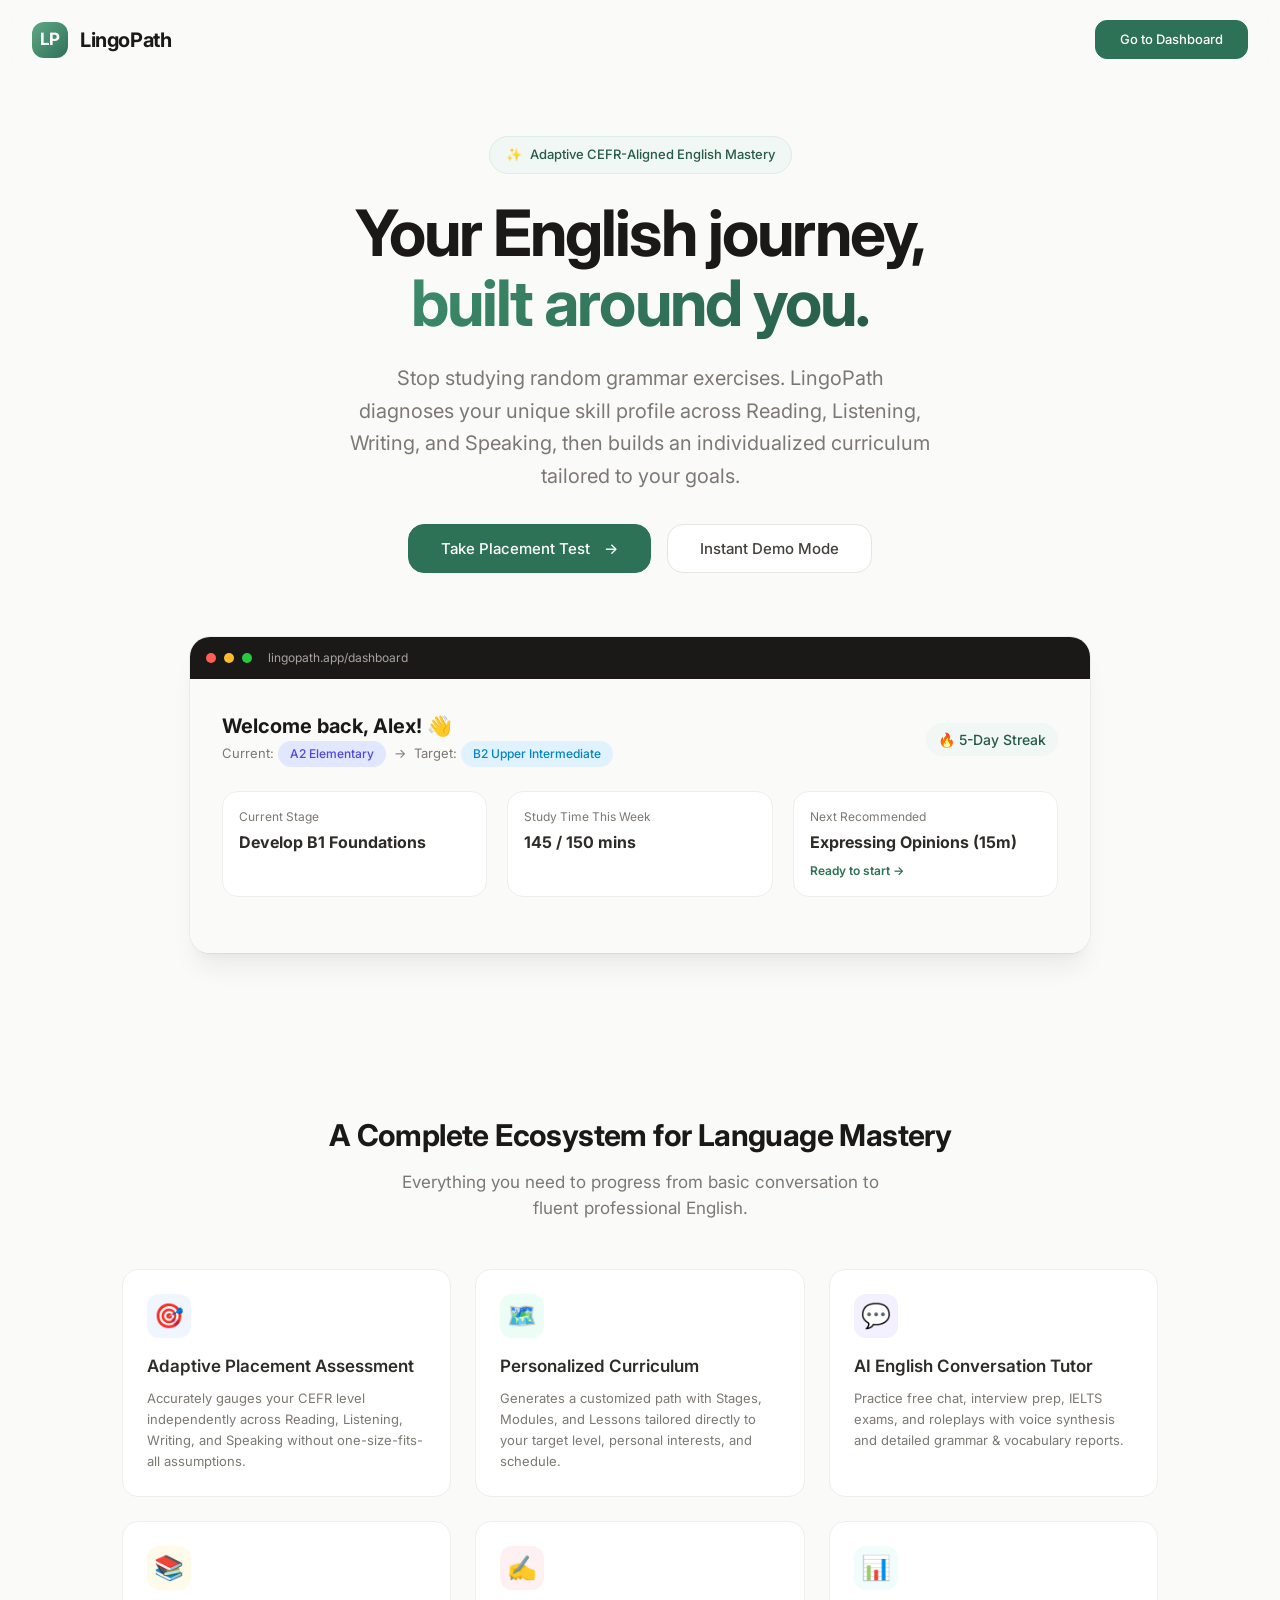
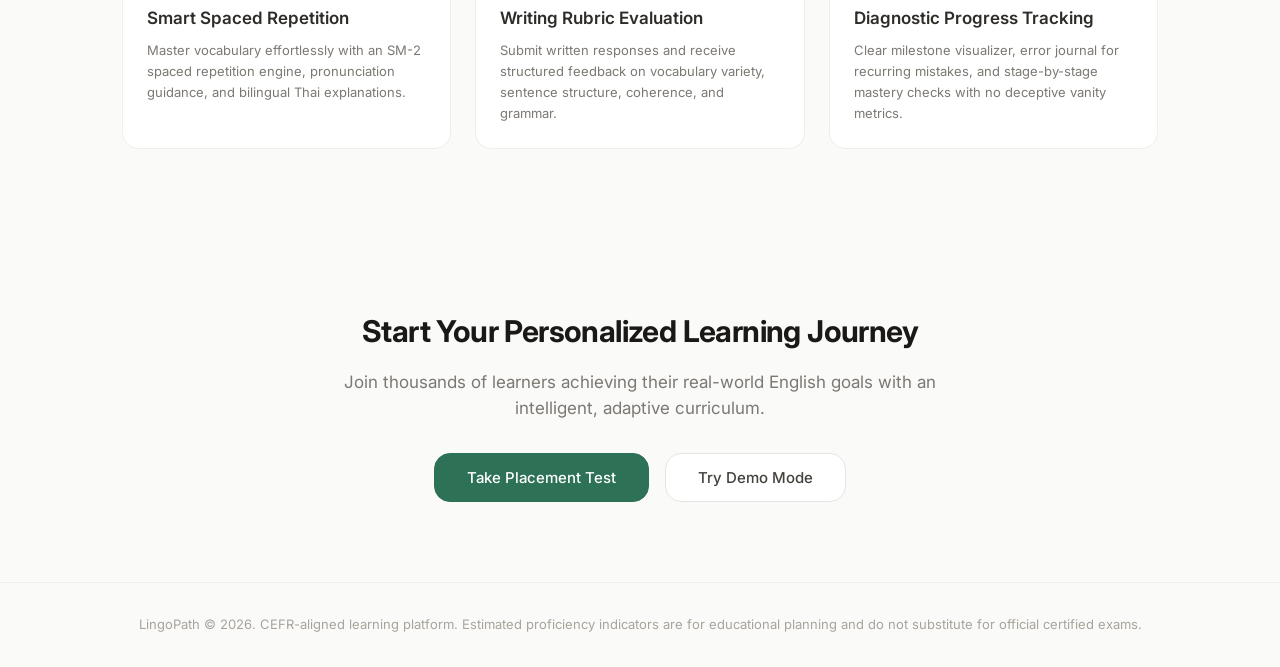
<file: index.html>
<!DOCTYPE html>
<html lang="en">
<head>
  <meta charset="UTF-8">
  <meta name="viewport" content="width=device-width, initial-scale=1.0">
  <title>LingoPath — Adaptive Personalized English Learning</title>
  <meta name="description" content="Personalized CEFR English learning platform with adaptive placement tests, custom curricula, interactive lessons, AI conversation partner, and smart spaced repetition.">

  <!-- Modern Google Fonts -->
  <link rel="preconnect" href="https://fonts.googleapis.com">
  <link rel="preconnect" href="https://fonts.gstatic.com" crossorigin>
  <link href="https://fonts.googleapis.com/css2?family=Inter:wght@300;400;500;600;700&family=Newsreader:ital,opsz,wght@0,6..72,400;0,6..72,600;1,6..72,400&display=swap" rel="stylesheet">

  <!-- Core Stylesheets -->
  <link rel="stylesheet" href="css/design-system.css">
  <link rel="stylesheet" href="css/components.css">
  <link rel="stylesheet" href="css/layout.css">
  <link rel="stylesheet" href="css/pages.css">

  <!-- Progressive Web App & iPadOS Standalone Tags -->
  <link rel="manifest" href="manifest.json">
  <meta name="apple-mobile-web-app-capable" content="yes">
  <meta name="apple-mobile-web-app-status-bar-style" content="black-translucent">
  <meta name="apple-mobile-web-app-title" content="LingoPath">
  <link rel="apple-touch-icon" href="assets/icons/apple-touch-icon.png">
  <link rel="apple-touch-icon" sizes="180x180" href="assets/icons/apple-touch-icon.png">
  <meta name="theme-color" content="#2563eb">

  <link rel="icon" href="data:image/svg+xml,<svg xmlns=%22http://www.w3.org/2000/svg%22 viewBox=%220 0 100 100%22><text y=%22.9em%22 font-size=%2290%22>🌐</text></svg>">

  <!-- Google Identity Services SDK -->
  <script src="https://accounts.google.com/gsi/client" async defer></script>
</head>
<body>
  <div id="app-shell" class="app-shell">
    <div id="sidebar-container"></div>
    <main id="main-content" class="main-content">
      <div id="app-content">
        <!-- Rendered by SPA Router -->
        <div style="padding: 40px; text-align: center; color: var(--color-neutral-400);">
          Loading LingoPath...
        </div>
      </div>
    </main>
  </div>

  <div id="toast-container" class="toast-container"></div>

  <!-- Service Worker Registration for iPad PWA -->
  <script>
    if ('serviceWorker' in navigator) {
      window.addEventListener('load', () => {
        navigator.serviceWorker.register('./sw.js').catch(err => {
          console.warn('SW registration failed:', err);
        });
      });
    }
  </script>

  <!-- SPA Application Entrypoint -->
  <script type="module" src="js/app.js"></script>
</body>
</html>
</file>
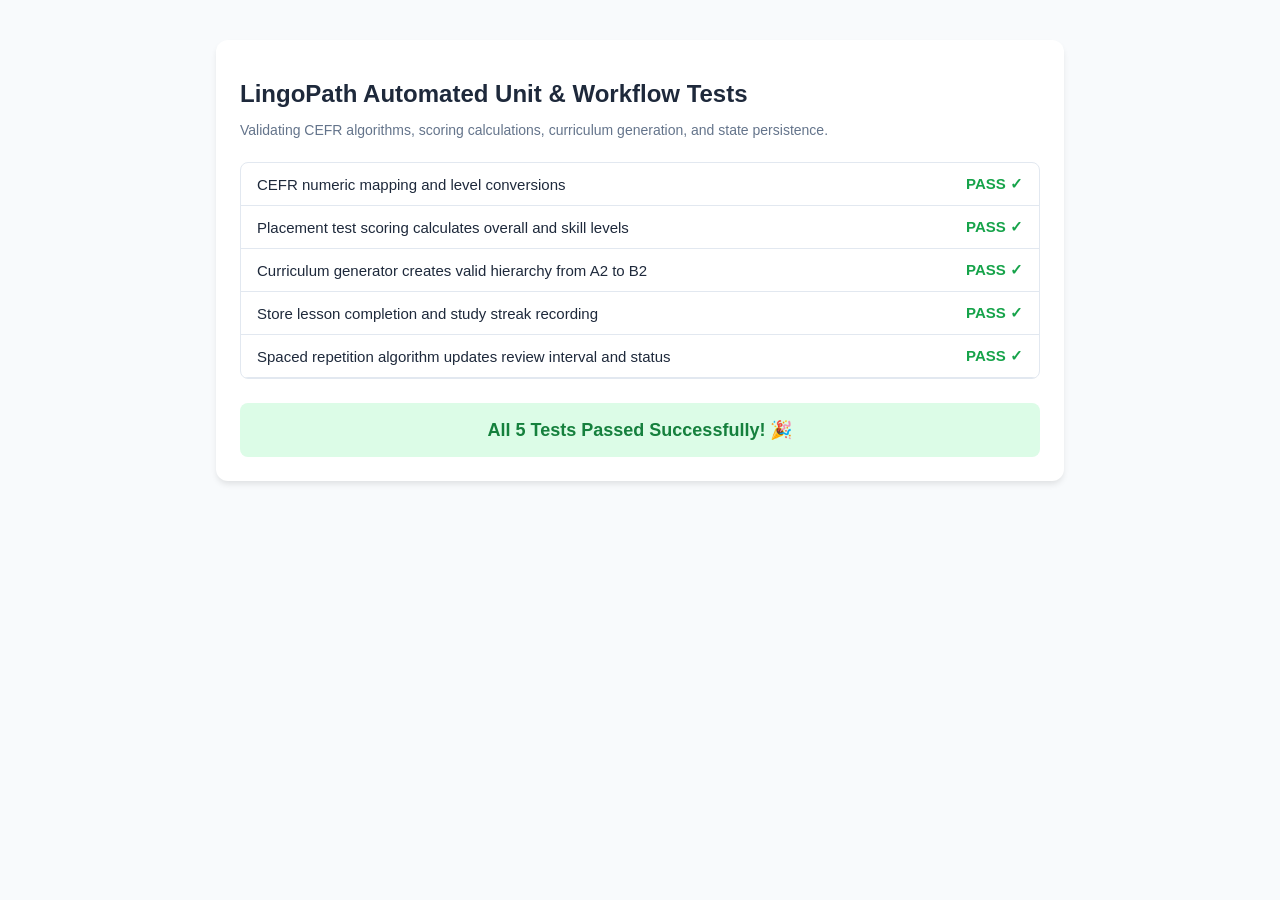
<file: test.html>
<!DOCTYPE html>
<html lang="en">
<head>
  <meta charset="UTF-8">
  <title>LingoPath Automated Test Runner</title>
  <style>
    body { font-family: -apple-system, BlinkMacSystemFont, "Segoe UI", Roboto, sans-serif; padding: 32px; background: #f8fafc; color: #1e293b; }
    .card { background: white; border-radius: 12px; padding: 24px; box-shadow: 0 4px 6px -1px rgb(0 0 0 / 0.1); max-width: 800px; margin: 0 auto; }
    .test-row { display: flex; justify-content: space-between; align-items: center; padding: 12px 16px; border-bottom: 1px solid #e2e8f0; font-size: 15px; }
    .pass { color: #16a34a; font-weight: bold; }
    .fail { color: #dc2626; font-weight: bold; }
    .err-msg { font-size: 12px; color: #dc2626; margin-top: 4px; }
    .summary { margin-top: 24px; padding: 16px; border-radius: 8px; font-weight: bold; text-align: center; font-size: 18px; }
    .summary--success { background: #dcfce7; color: #15803d; }
    .summary--error { background: #fee2e2; color: #b91c1c; }
  </style>
</head>
<body>
  <div class="card">
    <h1 style="font-size: 24px; margin-bottom: 8px;">LingoPath Automated Unit & Workflow Tests</h1>
    <p style="color: #64748b; font-size: 14px; margin-bottom: 24px;">Validating CEFR algorithms, scoring calculations, curriculum generation, and state persistence.</p>

    <div id="test-results">Running tests...</div>
  </div>

  <script type="module">
    import { runAllTests } from './tests/tests.js';

    const results = runAllTests();
    const container = document.getElementById('test-results');
    
    let passed = 0;
    let failed = 0;

    let html = '<div style="border: 1px solid #e2e8f0; border-radius: 8px; overflow: hidden;">';
    results.forEach(r => {
      if (r.passed) passed++;
      else failed++;

      html += `
        <div class="test-row">
          <div>
            <div>${r.name}</div>
            ${r.error ? `<div class="err-msg">${r.error}</div>` : ''}
          </div>
          <span class="${r.passed ? 'pass' : 'fail'}">${r.passed ? 'PASS ✓' : 'FAIL ✗'}</span>
        </div>
      `;
    });
    html += '</div>';

    const isAllPassed = failed === 0;
    html += `
      <div class="summary ${isAllPassed ? 'summary--success' : 'summary--error'}">
        ${isAllPassed ? 'All ' + passed + ' Tests Passed Successfully! 🎉' : failed + ' Tests Failed (' + passed + ' passed)'}
      </div>
    `;

    container.innerHTML = html;
  </script>
</body>
</html>
</file>
<file: css/design-system.css>
/* ========================================
   LingoPath Design System
   ======================================== */

/* --- Google Fonts --- */
@import url('https://fonts.googleapis.com/css2?family=Inter:wght@300;400;500;600;700&family=Source+Serif+4:wght@400;600;700&display=swap');

/* --- CSS Custom Properties (Design Tokens) --- */
:root {
  /* Primary Palette - Sage Green */
  --color-primary-50: #f0f7f4;
  --color-primary-100: #dceee5;
  --color-primary-200: #bbddcc;
  --color-primary-300: #8ec5ab;
  --color-primary-400: #5fa886;
  --color-primary-500: #3d8d6b;
  --color-primary-600: #2d7156;
  --color-primary-700: #265b47;
  --color-primary-800: #21493a;
  --color-primary-900: #1d3d31;

  /* Neutral Palette - Warm Gray */
  --color-neutral-0: #ffffff;
  --color-neutral-50: #fafaf9;
  --color-neutral-100: #f5f5f3;
  --color-neutral-150: #eeeeeb;
  --color-neutral-200: #e7e5e1;
  --color-neutral-300: #d5d3cd;
  --color-neutral-400: #a8a49c;
  --color-neutral-500: #7c7872;
  --color-neutral-600: #5c5852;
  --color-neutral-700: #44413c;
  --color-neutral-800: #2e2c28;
  --color-neutral-900: #1a1917;

  /* Semantic Colors */
  --color-success: #3d8d6b;
  --color-success-light: #f0f7f4;
  --color-warning: #d4940a;
  --color-warning-light: #fef9ec;
  --color-error: #c4422b;
  --color-error-light: #fdf2f0;
  --color-info: #3678b5;
  --color-info-light: #eef5fb;

  /* CEFR Level Colors */
  --color-a1: #8B5CF6;
  --color-a2: #6366F1;
  --color-b1: #3B82F6;
  --color-b2: #0EA5E9;
  --color-c1: #14B8A6;
  --color-c2: #10B981;

  /* Typography */
  --font-sans: 'Inter', -apple-system, BlinkMacSystemFont, 'Segoe UI', sans-serif;
  --font-serif: 'Source Serif 4', Georgia, serif;

  --text-xs: 0.75rem;
  --text-sm: 0.8125rem;
  --text-base: 0.9375rem;
  --text-lg: 1.0625rem;
  --text-xl: 1.25rem;
  --text-2xl: 1.5rem;
  --text-3xl: 1.875rem;
  --text-4xl: 2.25rem;
  --text-5xl: 3rem;

  --leading-tight: 1.25;
  --leading-snug: 1.375;
  --leading-normal: 1.5;
  --leading-relaxed: 1.625;

  --font-light: 300;
  --font-regular: 400;
  --font-medium: 500;
  --font-semibold: 600;
  --font-bold: 700;

  --tracking-tight: -0.02em;
  --tracking-normal: 0;
  --tracking-wide: 0.02em;

  /* Spacing Scale (4px base) */
  --space-0: 0;
  --space-1: 0.25rem;
  --space-2: 0.5rem;
  --space-3: 0.75rem;
  --space-4: 1rem;
  --space-5: 1.25rem;
  --space-6: 1.5rem;
  --space-8: 2rem;
  --space-10: 2.5rem;
  --space-12: 3rem;
  --space-16: 4rem;
  --space-20: 5rem;
  --space-24: 6rem;

  /* Border Radius */
  --radius-sm: 0.375rem;
  --radius-md: 0.5rem;
  --radius-lg: 0.75rem;
  --radius-xl: 1rem;
  --radius-2xl: 1.25rem;
  --radius-full: 9999px;

  /* Shadows */
  --shadow-xs: 0 1px 2px rgba(0,0,0,0.04);
  --shadow-sm: 0 1px 3px rgba(0,0,0,0.06), 0 1px 2px rgba(0,0,0,0.04);
  --shadow-md: 0 4px 6px -1px rgba(0,0,0,0.06), 0 2px 4px -2px rgba(0,0,0,0.04);
  --shadow-lg: 0 10px 15px -3px rgba(0,0,0,0.06), 0 4px 6px -4px rgba(0,0,0,0.04);
  --shadow-xl: 0 20px 25px -5px rgba(0,0,0,0.06), 0 8px 10px -6px rgba(0,0,0,0.04);

  /* Transitions */
  --transition-fast: 150ms ease;
  --transition-base: 200ms ease;
  --transition-slow: 300ms ease;
  --transition-spring: 300ms cubic-bezier(0.34, 1.56, 0.64, 1);

  /* Z-Index Scale */
  --z-base: 0;
  --z-dropdown: 100;
  --z-sticky: 200;
  --z-overlay: 300;
  --z-modal: 400;
  --z-toast: 500;

  /* Layout */
  --sidebar-width: 260px;
  --sidebar-collapsed-width: 72px;
  --content-max-width: 960px;
  --header-height: 64px;
}

/* --- Reset & Base --- */
*,
*::before,
*::after {
  box-sizing: border-box;
  margin: 0;
  padding: 0;
}

html {
  font-size: 16px;
  -webkit-text-size-adjust: 100%;
  scroll-behavior: smooth;
}

body {
  font-family: var(--font-sans);
  font-size: var(--text-base);
  font-weight: var(--font-regular);
  line-height: var(--leading-normal);
  color: var(--color-neutral-800);
  background-color: var(--color-neutral-50);
  -webkit-font-smoothing: antialiased;
  -moz-osx-font-smoothing: grayscale;
  overflow-x: hidden;
}

img, svg, video {
  display: block;
  max-width: 100%;
}

a {
  color: var(--color-primary-600);
  text-decoration: none;
  transition: color var(--transition-fast);
}

a:hover {
  color: var(--color-primary-700);
}

/* Focus Styles */
:focus-visible {
  outline: 2px solid var(--color-primary-500);
  outline-offset: 2px;
  border-radius: var(--radius-sm);
}

::selection {
  background-color: var(--color-primary-100);
  color: var(--color-primary-900);
}

/* Scrollbar */
::-webkit-scrollbar {
  width: 6px;
  height: 6px;
}

::-webkit-scrollbar-track {
  background: transparent;
}

::-webkit-scrollbar-thumb {
  background: var(--color-neutral-300);
  border-radius: var(--radius-full);
}

::-webkit-scrollbar-thumb:hover {
  background: var(--color-neutral-400);
}

/* --- Typography Utility Classes --- */
.heading-1 {
  font-size: var(--text-4xl);
  font-weight: var(--font-bold);
  line-height: var(--leading-tight);
  letter-spacing: var(--tracking-tight);
  color: var(--color-neutral-900);
}

.heading-2 {
  font-size: var(--text-3xl);
  font-weight: var(--font-semibold);
  line-height: var(--leading-tight);
  letter-spacing: var(--tracking-tight);
  color: var(--color-neutral-900);
}

.heading-3 {
  font-size: var(--text-2xl);
  font-weight: var(--font-semibold);
  line-height: var(--leading-snug);
  color: var(--color-neutral-900);
}

.heading-4 {
  font-size: var(--text-xl);
  font-weight: var(--font-semibold);
  line-height: var(--leading-snug);
  color: var(--color-neutral-800);
}

.heading-5 {
  font-size: var(--text-lg);
  font-weight: var(--font-medium);
  line-height: var(--leading-snug);
  color: var(--color-neutral-800);
}

.body-large {
  font-size: var(--text-lg);
  line-height: var(--leading-relaxed);
}

.body-base {
  font-size: var(--text-base);
  line-height: var(--leading-normal);
}

.body-small {
  font-size: var(--text-sm);
  line-height: var(--leading-normal);
  color: var(--color-neutral-600);
}

.body-xs {
  font-size: var(--text-xs);
  line-height: var(--leading-normal);
  color: var(--color-neutral-500);
}

.text-serif {
  font-family: var(--font-serif);
}

/* --- Visibility Utilities --- */
.sr-only {
  position: absolute;
  width: 1px;
  height: 1px;
  padding: 0;
  margin: -1px;
  overflow: hidden;
  clip: rect(0,0,0,0);
  white-space: nowrap;
  border-width: 0;
}

.hidden {
  display: none !important;
}

/* --- Animation Keyframes --- */
@keyframes fadeIn {
  from { opacity: 0; }
  to { opacity: 1; }
}

@keyframes fadeInUp {
  from { opacity: 0; transform: translateY(12px); }
  to { opacity: 1; transform: translateY(0); }
}

@keyframes fadeInDown {
  from { opacity: 0; transform: translateY(-12px); }
  to { opacity: 1; transform: translateY(0); }
}

@keyframes slideInRight {
  from { opacity: 0; transform: translateX(20px); }
  to { opacity: 1; transform: translateX(0); }
}

@keyframes slideInLeft {
  from { opacity: 0; transform: translateX(-20px); }
  to { opacity: 1; transform: translateX(0); }
}

@keyframes scaleIn {
  from { opacity: 0; transform: scale(0.95); }
  to { opacity: 1; transform: scale(1); }
}

@keyframes pulse {
  0%, 100% { opacity: 1; }
  50% { opacity: 0.5; }
}

@keyframes spin {
  to { transform: rotate(360deg); }
}

@keyframes shimmer {
  0% { background-position: -200% 0; }
  100% { background-position: 200% 0; }
}

.animate-fade-in { animation: fadeIn var(--transition-slow) ease both; }
.animate-fade-in-up { animation: fadeInUp var(--transition-slow) ease both; }
.animate-fade-in-down { animation: fadeInDown var(--transition-slow) ease both; }
.animate-slide-in-right { animation: slideInRight var(--transition-slow) ease both; }
.animate-slide-in-left { animation: slideInLeft var(--transition-slow) ease both; }
.animate-scale-in { animation: scaleIn var(--transition-slow) ease both; }

/* Stagger delays */
.delay-1 { animation-delay: 50ms; }
.delay-2 { animation-delay: 100ms; }
.delay-3 { animation-delay: 150ms; }
.delay-4 { animation-delay: 200ms; }
.delay-5 { animation-delay: 250ms; }
.delay-6 { animation-delay: 300ms; }

/* Skeleton loading */
.skeleton {
  background: linear-gradient(90deg, var(--color-neutral-150) 25%, var(--color-neutral-100) 50%, var(--color-neutral-150) 75%);
  background-size: 200% 100%;
  animation: shimmer 1.5s infinite;
  border-radius: var(--radius-md);
}

/* Spinner */
.spinner {
  width: 24px;
  height: 24px;
  border: 2.5px solid var(--color-neutral-200);
  border-top-color: var(--color-primary-500);
  border-radius: 50%;
  animation: spin 0.6s linear infinite;
}

.spinner--sm {
  width: 16px;
  height: 16px;
  border-width: 2px;
}

.spinner--lg {
  width: 36px;
  height: 36px;
  border-width: 3px;
}
</file>
<file: css/components.css>
/* ========================================
   LingoPath Component Styles
   ======================================== */

/* --- Buttons --- */
.btn {
  display: inline-flex;
  align-items: center;
  justify-content: center;
  gap: var(--space-2);
  padding: var(--space-3) var(--space-6);
  font-family: var(--font-sans);
  font-size: var(--text-sm);
  font-weight: var(--font-medium);
  line-height: 1;
  border: 1.5px solid transparent;
  border-radius: var(--radius-lg);
  cursor: pointer;
  transition: all var(--transition-base);
  white-space: nowrap;
  text-decoration: none;
  user-select: none;
  position: relative;
  overflow: hidden;
}

.btn:disabled {
  opacity: 0.5;
  cursor: not-allowed;
  pointer-events: none;
}

.btn--primary {
  background-color: var(--color-primary-600);
  color: white;
  border-color: var(--color-primary-600);
}

.btn--primary:hover {
  background-color: var(--color-primary-700);
  border-color: var(--color-primary-700);
  transform: translateY(-1px);
  box-shadow: var(--shadow-md);
}

.btn--primary:active {
  transform: translateY(0);
  box-shadow: none;
}

.btn--secondary {
  background-color: var(--color-neutral-0);
  color: var(--color-neutral-700);
  border-color: var(--color-neutral-200);
}

.btn--secondary:hover {
  background-color: var(--color-neutral-50);
  border-color: var(--color-neutral-300);
  transform: translateY(-1px);
  box-shadow: var(--shadow-sm);
}

.btn--ghost {
  background: transparent;
  color: var(--color-neutral-600);
  border-color: transparent;
}

.btn--ghost:hover {
  background-color: var(--color-neutral-100);
  color: var(--color-neutral-800);
}

.btn--danger {
  background-color: var(--color-error);
  color: white;
  border-color: var(--color-error);
}

.btn--danger:hover {
  background-color: #a3371f;
}

.btn--sm {
  padding: var(--space-2) var(--space-4);
  font-size: var(--text-xs);
  border-radius: var(--radius-md);
}

.btn--lg {
  padding: var(--space-4) var(--space-8);
  font-size: var(--text-base);
  border-radius: var(--radius-xl);
}

.btn--xl {
  padding: var(--space-5) var(--space-10);
  font-size: var(--text-lg);
  border-radius: var(--radius-xl);
}

.btn--block {
  width: 100%;
}

.btn--icon {
  padding: var(--space-3);
  border-radius: var(--radius-lg);
}

.btn--icon.btn--sm {
  padding: var(--space-2);
}

.btn .btn-icon {
  width: 18px;
  height: 18px;
  flex-shrink: 0;
}

/* --- Cards --- */
.card {
  background: var(--color-neutral-0);
  border: 1px solid var(--color-neutral-150);
  border-radius: var(--radius-xl);
  padding: var(--space-6);
  transition: all var(--transition-base);
}

.card--hover:hover {
  border-color: var(--color-neutral-200);
  box-shadow: var(--shadow-md);
  transform: translateY(-2px);
}

.card--flat {
  border: none;
  background: var(--color-neutral-100);
}

.card--outlined {
  background: transparent;
}

.card--compact {
  padding: var(--space-4);
}

.card-header {
  display: flex;
  align-items: center;
  justify-content: space-between;
  margin-bottom: var(--space-4);
}

.card-title {
  font-size: var(--text-lg);
  font-weight: var(--font-semibold);
  color: var(--color-neutral-900);
}

.card-subtitle {
  font-size: var(--text-sm);
  color: var(--color-neutral-500);
  margin-top: var(--space-1);
}

.card-body {
  color: var(--color-neutral-700);
}

.card-footer {
  margin-top: var(--space-4);
  padding-top: var(--space-4);
  border-top: 1px solid var(--color-neutral-100);
}

/* --- Forms --- */
.form-group {
  margin-bottom: var(--space-5);
}

.form-label {
  display: block;
  font-size: var(--text-sm);
  font-weight: var(--font-medium);
  color: var(--color-neutral-700);
  margin-bottom: var(--space-2);
}

.form-label--required::after {
  content: " *";
  color: var(--color-error);
}

.form-input {
  width: 100%;
  padding: var(--space-3) var(--space-4);
  font-family: var(--font-sans);
  font-size: var(--text-base);
  color: var(--color-neutral-800);
  background: var(--color-neutral-0);
  border: 1.5px solid var(--color-neutral-200);
  border-radius: var(--radius-lg);
  transition: all var(--transition-fast);
  line-height: var(--leading-normal);
}

.form-input:hover {
  border-color: var(--color-neutral-300);
}

.form-input:focus {
  outline: none;
  border-color: var(--color-primary-500);
  box-shadow: 0 0 0 3px var(--color-primary-50);
}

.form-input::placeholder {
  color: var(--color-neutral-400);
}

.form-input--error {
  border-color: var(--color-error);
}

.form-input--error:focus {
  box-shadow: 0 0 0 3px var(--color-error-light);
}

.form-error {
  font-size: var(--text-xs);
  color: var(--color-error);
  margin-top: var(--space-1);
}

.form-hint {
  font-size: var(--text-xs);
  color: var(--color-neutral-500);
  margin-top: var(--space-1);
}

textarea.form-input {
  min-height: 100px;
  resize: vertical;
}

select.form-input {
  appearance: none;
  background-image: url("data:image/svg+xml,%3Csvg xmlns='http://www.w3.org/2000/svg' width='16' height='16' viewBox='0 0 24 24' fill='none' stroke='%237c7872' stroke-width='2' stroke-linecap='round' stroke-linejoin='round'%3E%3Cpath d='m6 9 6 6 6-6'/%3E%3C/svg%3E");
  background-repeat: no-repeat;
  background-position: right var(--space-3) center;
  padding-right: var(--space-10);
}

/* Checkbox & Radio */
.form-check {
  display: flex;
  align-items: flex-start;
  gap: var(--space-3);
  cursor: pointer;
  padding: var(--space-2) 0;
}

.form-check input[type="checkbox"],
.form-check input[type="radio"] {
  width: 18px;
  height: 18px;
  margin-top: 2px;
  accent-color: var(--color-primary-600);
  cursor: pointer;
  flex-shrink: 0;
}

.form-check-label {
  font-size: var(--text-base);
  color: var(--color-neutral-700);
  cursor: pointer;
  line-height: var(--leading-normal);
}

/* --- Badges / Tags --- */
.badge {
  display: inline-flex;
  align-items: center;
  gap: var(--space-1);
  padding: var(--space-1) var(--space-3);
  font-size: var(--text-xs);
  font-weight: var(--font-medium);
  border-radius: var(--radius-full);
  white-space: nowrap;
}

.badge--primary {
  background: var(--color-primary-50);
  color: var(--color-primary-700);
}

.badge--success {
  background: var(--color-success-light);
  color: var(--color-success);
}

.badge--warning {
  background: var(--color-warning-light);
  color: var(--color-warning);
}

.badge--error {
  background: var(--color-error-light);
  color: var(--color-error);
}

.badge--info {
  background: var(--color-info-light);
  color: var(--color-info);
}

.badge--neutral {
  background: var(--color-neutral-100);
  color: var(--color-neutral-600);
}

.badge--a1 { background: #EDE9FE; color: #7C3AED; }
.badge--a2 { background: #E0E7FF; color: #4F46E5; }
.badge--b1 { background: #DBEAFE; color: #2563EB; }
.badge--b2 { background: #E0F2FE; color: #0284C7; }
.badge--c1 { background: #CCFBF1; color: #0D9488; }
.badge--c2 { background: #D1FAE5; color: #059669; }

/* --- Progress Bars --- */
.progress-bar {
  width: 100%;
  height: 8px;
  background: var(--color-neutral-150);
  border-radius: var(--radius-full);
  overflow: hidden;
  position: relative;
}

.progress-bar__fill {
  height: 100%;
  border-radius: var(--radius-full);
  background: var(--color-primary-500);
  transition: width 0.5s cubic-bezier(0.34, 1.56, 0.64, 1);
  position: relative;
}

.progress-bar__fill::after {
  content: '';
  position: absolute;
  top: 0;
  left: 0;
  right: 0;
  bottom: 0;
  background: linear-gradient(90deg, transparent, rgba(255,255,255,0.2), transparent);
}

.progress-bar--sm { height: 4px; }
.progress-bar--lg { height: 12px; }

/* --- Tabs --- */
.tabs {
  display: flex;
  gap: var(--space-1);
  border-bottom: 1px solid var(--color-neutral-150);
  padding-bottom: 0;
  overflow-x: auto;
}

.tab {
  padding: var(--space-3) var(--space-4);
  font-size: var(--text-sm);
  font-weight: var(--font-medium);
  color: var(--color-neutral-500);
  border: none;
  background: none;
  cursor: pointer;
  border-bottom: 2px solid transparent;
  transition: all var(--transition-fast);
  white-space: nowrap;
  font-family: var(--font-sans);
  margin-bottom: -1px;
}

.tab:hover {
  color: var(--color-neutral-700);
}

.tab--active {
  color: var(--color-primary-600);
  border-bottom-color: var(--color-primary-600);
}

/* --- Toast / Notifications --- */
.toast-container {
  position: fixed;
  top: var(--space-6);
  right: var(--space-6);
  z-index: var(--z-toast);
  display: flex;
  flex-direction: column;
  gap: var(--space-3);
  pointer-events: none;
}

.toast {
  display: flex;
  align-items: flex-start;
  gap: var(--space-3);
  padding: var(--space-4) var(--space-5);
  background: var(--color-neutral-0);
  border: 1px solid var(--color-neutral-150);
  border-radius: var(--radius-lg);
  box-shadow: var(--shadow-lg);
  min-width: 320px;
  max-width: 420px;
  pointer-events: auto;
  animation: slideInRight var(--transition-slow) ease both;
}

.toast--success { border-left: 3px solid var(--color-success); }
.toast--error { border-left: 3px solid var(--color-error); }
.toast--warning { border-left: 3px solid var(--color-warning); }
.toast--info { border-left: 3px solid var(--color-info); }

.toast__icon {
  width: 20px;
  height: 20px;
  flex-shrink: 0;
  margin-top: 1px;
}

.toast__content {
  flex: 1;
}

.toast__title {
  font-size: var(--text-sm);
  font-weight: var(--font-semibold);
  color: var(--color-neutral-800);
}

.toast__message {
  font-size: var(--text-sm);
  color: var(--color-neutral-600);
  margin-top: var(--space-1);
}

.toast__close {
  background: none;
  border: none;
  cursor: pointer;
  color: var(--color-neutral-400);
  padding: var(--space-1);
  border-radius: var(--radius-sm);
  transition: color var(--transition-fast);
}

.toast__close:hover {
  color: var(--color-neutral-600);
}

/* --- Modal / Dialog --- */
.modal-overlay {
  position: fixed;
  inset: 0;
  background: rgba(26, 25, 23, 0.4);
  backdrop-filter: blur(4px);
  z-index: var(--z-modal);
  display: flex;
  align-items: center;
  justify-content: center;
  padding: var(--space-6);
  animation: fadeIn var(--transition-base) ease both;
}

.modal {
  background: var(--color-neutral-0);
  border-radius: var(--radius-2xl);
  box-shadow: var(--shadow-xl);
  width: 100%;
  max-width: 520px;
  max-height: 85vh;
  overflow-y: auto;
  animation: scaleIn var(--transition-slow) ease both;
}

.modal--lg { max-width: 680px; }
.modal--sm { max-width: 400px; }

.modal__header {
  display: flex;
  align-items: center;
  justify-content: space-between;
  padding: var(--space-6) var(--space-6) var(--space-4);
}

.modal__title {
  font-size: var(--text-xl);
  font-weight: var(--font-semibold);
  color: var(--color-neutral-900);
}

.modal__close {
  background: none;
  border: none;
  cursor: pointer;
  color: var(--color-neutral-400);
  padding: var(--space-2);
  border-radius: var(--radius-md);
  transition: all var(--transition-fast);
}

.modal__close:hover {
  background: var(--color-neutral-100);
  color: var(--color-neutral-700);
}

.modal__body {
  padding: var(--space-4) var(--space-6);
  color: var(--color-neutral-700);
}

.modal__footer {
  display: flex;
  align-items: center;
  justify-content: flex-end;
  gap: var(--space-3);
  padding: var(--space-4) var(--space-6) var(--space-6);
}

/* --- Empty State --- */
.empty-state {
  text-align: center;
  padding: var(--space-16) var(--space-8);
}

.empty-state__icon {
  width: 64px;
  height: 64px;
  margin: 0 auto var(--space-4);
  color: var(--color-neutral-300);
}

.empty-state__title {
  font-size: var(--text-lg);
  font-weight: var(--font-semibold);
  color: var(--color-neutral-700);
  margin-bottom: var(--space-2);
}

.empty-state__text {
  font-size: var(--text-base);
  color: var(--color-neutral-500);
  max-width: 400px;
  margin: 0 auto var(--space-6);
}

/* --- Skill Level Indicators --- */
.skill-bar {
  display: flex;
  align-items: center;
  gap: var(--space-3);
  padding: var(--space-3) 0;
}

.skill-bar__label {
  font-size: var(--text-sm);
  font-weight: var(--font-medium);
  color: var(--color-neutral-700);
  width: 100px;
  flex-shrink: 0;
}

.skill-bar__track {
  flex: 1;
  height: 8px;
  background: var(--color-neutral-150);
  border-radius: var(--radius-full);
  overflow: hidden;
}

.skill-bar__fill {
  height: 100%;
  border-radius: var(--radius-full);
  transition: width 0.6s cubic-bezier(0.34, 1.56, 0.64, 1);
}

.skill-bar__level {
  font-size: var(--text-xs);
  font-weight: var(--font-semibold);
  width: 30px;
  text-align: right;
  flex-shrink: 0;
}

/* --- Answer Option Cards --- */
.option-card {
  display: flex;
  align-items: center;
  gap: var(--space-3);
  padding: var(--space-4);
  border: 1.5px solid var(--color-neutral-200);
  border-radius: var(--radius-lg);
  cursor: pointer;
  transition: all var(--transition-fast);
  background: var(--color-neutral-0);
}

.option-card:hover {
  border-color: var(--color-primary-300);
  background: var(--color-primary-50);
}

.option-card--selected {
  border-color: var(--color-primary-500);
  background: var(--color-primary-50);
}

.option-card--correct {
  border-color: var(--color-success);
  background: var(--color-success-light);
}

.option-card--incorrect {
  border-color: var(--color-error);
  background: var(--color-error-light);
}

.option-card--disabled {
  opacity: 0.7;
  cursor: not-allowed;
  pointer-events: none;
}

.option-card__marker {
  width: 28px;
  height: 28px;
  border-radius: var(--radius-full);
  border: 2px solid var(--color-neutral-300);
  display: flex;
  align-items: center;
  justify-content: center;
  font-size: var(--text-xs);
  font-weight: var(--font-semibold);
  color: var(--color-neutral-500);
  flex-shrink: 0;
  transition: all var(--transition-fast);
}

.option-card--selected .option-card__marker {
  background: var(--color-primary-500);
  border-color: var(--color-primary-500);
  color: white;
}

.option-card--correct .option-card__marker {
  background: var(--color-success);
  border-color: var(--color-success);
  color: white;
}

.option-card--incorrect .option-card__marker {
  background: var(--color-error);
  border-color: var(--color-error);
  color: white;
}

.option-card__text {
  flex: 1;
  font-size: var(--text-base);
  color: var(--color-neutral-800);
  line-height: var(--leading-normal);
}

/* --- Chat Messages --- */
.chat-message {
  display: flex;
  gap: var(--space-3);
  padding: var(--space-3) 0;
  animation: fadeInUp 0.3s ease both;
}

.chat-message--user {
  flex-direction: row-reverse;
}

.chat-avatar {
  width: 36px;
  height: 36px;
  border-radius: var(--radius-full);
  display: flex;
  align-items: center;
  justify-content: center;
  font-size: var(--text-sm);
  font-weight: var(--font-semibold);
  flex-shrink: 0;
}

.chat-avatar--ai {
  background: var(--color-primary-100);
  color: var(--color-primary-700);
}

.chat-avatar--user {
  background: var(--color-neutral-200);
  color: var(--color-neutral-700);
}

.chat-bubble {
  max-width: 75%;
  padding: var(--space-3) var(--space-4);
  border-radius: var(--radius-xl);
  font-size: var(--text-base);
  line-height: var(--leading-relaxed);
}

.chat-message--ai .chat-bubble {
  background: var(--color-neutral-100);
  color: var(--color-neutral-800);
  border-bottom-left-radius: var(--radius-sm);
}

.chat-message--user .chat-bubble {
  background: var(--color-primary-600);
  color: white;
  border-bottom-right-radius: var(--radius-sm);
}

.chat-correction {
  margin-top: var(--space-2);
  padding: var(--space-3);
  background: var(--color-warning-light);
  border-radius: var(--radius-md);
  font-size: var(--text-sm);
  border-left: 3px solid var(--color-warning);
}

.chat-correction__label {
  font-weight: var(--font-semibold);
  color: var(--color-warning);
  font-size: var(--text-xs);
  text-transform: uppercase;
  letter-spacing: var(--tracking-wide);
  margin-bottom: var(--space-1);
}

/* --- CEFR Level Selector --- */
.level-grid {
  display: grid;
  grid-template-columns: repeat(auto-fill, minmax(140px, 1fr));
  gap: var(--space-3);
}

.level-card {
  padding: var(--space-4);
  border: 2px solid var(--color-neutral-200);
  border-radius: var(--radius-xl);
  text-align: center;
  cursor: pointer;
  transition: all var(--transition-base);
  background: var(--color-neutral-0);
}

.level-card:hover {
  transform: translateY(-2px);
  box-shadow: var(--shadow-md);
}

.level-card--current {
  border-color: var(--color-primary-400);
  background: var(--color-primary-50);
}

.level-card--selected {
  border-color: var(--color-primary-600);
  background: var(--color-primary-50);
  box-shadow: 0 0 0 3px var(--color-primary-100);
}

.level-card--disabled {
  opacity: 0.4;
  cursor: not-allowed;
  pointer-events: none;
}

.level-card__code {
  font-size: var(--text-2xl);
  font-weight: var(--font-bold);
  margin-bottom: var(--space-1);
}

.level-card__name {
  font-size: var(--text-xs);
  color: var(--color-neutral-500);
  font-weight: var(--font-medium);
}

/* --- Stat Cards --- */
.stat-card {
  padding: var(--space-4) var(--space-5);
  background: var(--color-neutral-0);
  border: 1px solid var(--color-neutral-150);
  border-radius: var(--radius-xl);
}

.stat-card__label {
  font-size: var(--text-xs);
  font-weight: var(--font-medium);
  color: var(--color-neutral-500);
  text-transform: uppercase;
  letter-spacing: var(--tracking-wide);
  margin-bottom: var(--space-2);
}

.stat-card__value {
  font-size: var(--text-3xl);
  font-weight: var(--font-bold);
  color: var(--color-neutral-900);
  letter-spacing: var(--tracking-tight);
}

.stat-card__change {
  font-size: var(--text-xs);
  margin-top: var(--space-1);
  font-weight: var(--font-medium);
}

.stat-card__change--positive {
  color: var(--color-success);
}

.stat-card__change--negative {
  color: var(--color-error);
}

/* --- Tooltip --- */
.tooltip-wrapper {
  position: relative;
}

.tooltip {
  position: absolute;
  bottom: calc(100% + 6px);
  left: 50%;
  transform: translateX(-50%);
  padding: var(--space-2) var(--space-3);
  background: var(--color-neutral-800);
  color: var(--color-neutral-0);
  font-size: var(--text-xs);
  border-radius: var(--radius-md);
  white-space: nowrap;
  pointer-events: none;
  opacity: 0;
  transition: opacity var(--transition-fast);
  z-index: var(--z-dropdown);
}

.tooltip-wrapper:hover .tooltip {
  opacity: 1;
}

/* --- Dropdown --- */
.dropdown {
  position: relative;
}

.dropdown__menu {
  position: absolute;
  top: calc(100% + 4px);
  right: 0;
  min-width: 200px;
  background: var(--color-neutral-0);
  border: 1px solid var(--color-neutral-150);
  border-radius: var(--radius-lg);
  box-shadow: var(--shadow-lg);
  z-index: var(--z-dropdown);
  padding: var(--space-2);
  animation: fadeInDown var(--transition-fast) ease both;
}

.dropdown__item {
  display: flex;
  align-items: center;
  gap: var(--space-3);
  width: 100%;
  padding: var(--space-3) var(--space-4);
  font-size: var(--text-sm);
  color: var(--color-neutral-700);
  background: none;
  border: none;
  border-radius: var(--radius-md);
  cursor: pointer;
  transition: background var(--transition-fast);
  font-family: var(--font-sans);
  text-align: left;
}

.dropdown__item:hover {
  background: var(--color-neutral-100);
}

.dropdown__separator {
  height: 1px;
  background: var(--color-neutral-100);
  margin: var(--space-2) 0;
}

/* --- Divider --- */
.divider {
  border: none;
  border-top: 1px solid var(--color-neutral-150);
  margin: var(--space-6) 0;
}

/* --- Avatar --- */
.avatar {
  width: 40px;
  height: 40px;
  border-radius: var(--radius-full);
  display: flex;
  align-items: center;
  justify-content: center;
  font-weight: var(--font-semibold);
  font-size: var(--text-sm);
  background: var(--color-primary-100);
  color: var(--color-primary-700);
  flex-shrink: 0;
}

.avatar--sm { width: 32px; height: 32px; font-size: var(--text-xs); }
.avatar--lg { width: 56px; height: 56px; font-size: var(--text-xl); }
.avatar--xl { width: 72px; height: 72px; font-size: var(--text-2xl); }

/* --- Step / Timeline --- */
.timeline {
  position: relative;
  padding-left: var(--space-8);
}

.timeline::before {
  content: '';
  position: absolute;
  left: 14px;
  top: 0;
  bottom: 0;
  width: 2px;
  background: var(--color-neutral-200);
}

.timeline-item {
  position: relative;
  padding-bottom: var(--space-6);
}

.timeline-item:last-child {
  padding-bottom: 0;
}

.timeline-item__dot {
  position: absolute;
  left: calc(-1 * var(--space-8) + 8px);
  top: 4px;
  width: 14px;
  height: 14px;
  border-radius: var(--radius-full);
  border: 2px solid var(--color-neutral-300);
  background: var(--color-neutral-0);
  z-index: 1;
}

.timeline-item--completed .timeline-item__dot {
  background: var(--color-success);
  border-color: var(--color-success);
}

.timeline-item--active .timeline-item__dot {
  background: var(--color-primary-500);
  border-color: var(--color-primary-500);
  box-shadow: 0 0 0 4px var(--color-primary-100);
}

.timeline-item__content {
  padding-top: 0;
}

.timeline-item__title {
  font-size: var(--text-base);
  font-weight: var(--font-medium);
  color: var(--color-neutral-800);
}

.timeline-item__desc {
  font-size: var(--text-sm);
  color: var(--color-neutral-500);
  margin-top: var(--space-1);
}

/* --- Loading Overlay --- */
.loading-overlay {
  display: flex;
  flex-direction: column;
  align-items: center;
  justify-content: center;
  gap: var(--space-4);
  padding: var(--space-16);
}

.loading-overlay__text {
  font-size: var(--text-sm);
  color: var(--color-neutral-500);
}

/* --- Alert / Banner --- */
.alert {
  display: flex;
  align-items: flex-start;
  gap: var(--space-3);
  padding: var(--space-4) var(--space-5);
  border-radius: var(--radius-lg);
  font-size: var(--text-sm);
  line-height: var(--leading-relaxed);
}

.alert--info {
  background: var(--color-info-light);
  color: var(--color-info);
  border: 1px solid #cde2f2;
}

.alert--success {
  background: var(--color-success-light);
  color: #265b47;
  border: 1px solid #bbddcc;
}

.alert--warning {
  background: var(--color-warning-light);
  color: #8a6506;
  border: 1px solid #f0dea0;
}

.alert--error {
  background: var(--color-error-light);
  color: var(--color-error);
  border: 1px solid #f0c4bc;
}

.alert__icon {
  width: 18px;
  height: 18px;
  flex-shrink: 0;
  margin-top: 2px;
}

/* --- Chips --- */
.chip {
  display: inline-flex;
  align-items: center;
  gap: var(--space-2);
  padding: var(--space-2) var(--space-4);
  background: var(--color-neutral-100);
  border: 1px solid var(--color-neutral-200);
  border-radius: var(--radius-full);
  font-size: var(--text-sm);
  color: var(--color-neutral-700);
  cursor: pointer;
  transition: all var(--transition-fast);
}

.chip:hover {
  background: var(--color-neutral-200);
}

.chip--active {
  background: var(--color-primary-50);
  border-color: var(--color-primary-300);
  color: var(--color-primary-700);
}

.chip__remove {
  width: 16px;
  height: 16px;
  border-radius: var(--radius-full);
  display: flex;
  align-items: center;
  justify-content: center;
  background: none;
  border: none;
  cursor: pointer;
  color: var(--color-neutral-500);
  transition: color var(--transition-fast);
}

.chip__remove:hover {
  color: var(--color-error);
}
</file>
<file: css/layout.css>
/* ========================================
   LingoPath Layout Styles
   ======================================== */

/* --- App Shell --- */
.app-shell {
  display: flex;
  min-height: 100vh;
}

.app-shell--no-sidebar {
  display: block;
}

/* --- Sidebar --- */
.sidebar {
  width: var(--sidebar-width);
  height: 100vh;
  position: fixed;
  left: 0;
  top: 0;
  background: var(--color-neutral-0);
  border-right: 1px solid var(--color-neutral-150);
  display: flex;
  flex-direction: column;
  z-index: var(--z-sticky);
  transition: transform var(--transition-slow);
}

.sidebar__header {
  padding: var(--space-5) var(--space-5);
  display: flex;
  align-items: center;
  gap: var(--space-3);
  border-bottom: 1px solid var(--color-neutral-100);
  flex-shrink: 0;
}

.sidebar__logo {
  display: flex;
  align-items: center;
  gap: var(--space-3);
  text-decoration: none;
  color: var(--color-neutral-900);
}

.sidebar__logo-icon {
  width: 36px;
  height: 36px;
  border-radius: var(--radius-lg);
  background: linear-gradient(135deg, var(--color-primary-400), var(--color-primary-600));
  display: flex;
  align-items: center;
  justify-content: center;
  color: white;
  font-weight: var(--font-bold);
  font-size: var(--text-lg);
  flex-shrink: 0;
}

.sidebar__logo-text {
  font-size: var(--text-lg);
  font-weight: var(--font-bold);
  letter-spacing: var(--tracking-tight);
}

.sidebar__nav {
  flex: 1;
  padding: var(--space-4) var(--space-3);
  overflow-y: auto;
}

.sidebar__section {
  margin-bottom: var(--space-6);
}

.sidebar__section-label {
  padding: var(--space-2) var(--space-3);
  font-size: var(--text-xs);
  font-weight: var(--font-semibold);
  color: var(--color-neutral-400);
  text-transform: uppercase;
  letter-spacing: 0.05em;
}

.nav-item {
  display: flex;
  align-items: center;
  gap: var(--space-3);
  width: 100%;
  padding: var(--space-3) var(--space-3);
  border: none;
  background: none;
  border-radius: var(--radius-lg);
  color: var(--color-neutral-600);
  font-family: var(--font-sans);
  font-size: var(--text-sm);
  font-weight: var(--font-medium);
  cursor: pointer;
  transition: all var(--transition-fast);
  text-align: left;
  text-decoration: none;
  margin-bottom: 2px;
}

.nav-item:hover {
  background: var(--color-neutral-100);
  color: var(--color-neutral-800);
}

.nav-item--active {
  background: var(--color-primary-50);
  color: var(--color-primary-700);
}

.nav-item--active:hover {
  background: var(--color-primary-100);
}

.nav-item__icon {
  width: 20px;
  height: 20px;
  flex-shrink: 0;
  opacity: 0.7;
}

.nav-item--active .nav-item__icon {
  opacity: 1;
}

.nav-item__badge {
  margin-left: auto;
  padding: 2px 8px;
  background: var(--color-primary-100);
  color: var(--color-primary-700);
  border-radius: var(--radius-full);
  font-size: var(--text-xs);
  font-weight: var(--font-semibold);
}

.sidebar__footer {
  padding: var(--space-4) var(--space-3);
  border-top: 1px solid var(--color-neutral-100);
  flex-shrink: 0;
}

.sidebar__user {
  display: flex;
  align-items: center;
  gap: var(--space-3);
  padding: var(--space-3);
  border-radius: var(--radius-lg);
  transition: background var(--transition-fast);
  cursor: pointer;
}

.sidebar__user:hover {
  background: var(--color-neutral-100);
}

.sidebar__user-info {
  flex: 1;
  min-width: 0;
}

.sidebar__user-name {
  font-size: var(--text-sm);
  font-weight: var(--font-medium);
  color: var(--color-neutral-800);
  white-space: nowrap;
  overflow: hidden;
  text-overflow: ellipsis;
}

.sidebar__user-level {
  font-size: var(--text-xs);
  color: var(--color-neutral-500);
}

/* --- Main Content --- */
.main-content {
  flex: 1;
  margin-left: var(--sidebar-width);
  min-height: 100vh;
  transition: margin-left var(--transition-slow);
}

.main-content--full {
  margin-left: 0;
}

.page-container {
  max-width: var(--content-max-width);
  margin: 0 auto;
  padding: var(--space-8) var(--space-8);
  animation: fadeIn var(--transition-slow) ease both;
}

.page-container--wide {
  max-width: 1200px;
}

.page-container--narrow {
  max-width: 640px;
}

.page-container--full {
  max-width: 100%;
}

/* Page Header */
.page-header {
  margin-bottom: var(--space-8);
}

.page-header__breadcrumb {
  display: flex;
  align-items: center;
  gap: var(--space-2);
  font-size: var(--text-sm);
  color: var(--color-neutral-500);
  margin-bottom: var(--space-3);
}

.page-header__breadcrumb a {
  color: var(--color-neutral-500);
}

.page-header__breadcrumb a:hover {
  color: var(--color-primary-600);
}

.page-header__title {
  font-size: var(--text-3xl);
  font-weight: var(--font-bold);
  color: var(--color-neutral-900);
  letter-spacing: var(--tracking-tight);
}

.page-header__subtitle {
  font-size: var(--text-base);
  color: var(--color-neutral-500);
  margin-top: var(--space-2);
}

.page-header__actions {
  display: flex;
  align-items: center;
  gap: var(--space-3);
  margin-top: var(--space-4);
}

/* Section */
.section {
  margin-bottom: var(--space-8);
}

.section__header {
  display: flex;
  align-items: center;
  justify-content: space-between;
  margin-bottom: var(--space-4);
}

.section__title {
  font-size: var(--text-lg);
  font-weight: var(--font-semibold);
  color: var(--color-neutral-900);
}

/* Grid Layouts */
.grid-2 {
  display: grid;
  grid-template-columns: repeat(2, 1fr);
  gap: var(--space-5);
}

.grid-3 {
  display: grid;
  grid-template-columns: repeat(3, 1fr);
  gap: var(--space-5);
}

.grid-4 {
  display: grid;
  grid-template-columns: repeat(4, 1fr);
  gap: var(--space-5);
}

.grid-auto {
  display: grid;
  grid-template-columns: repeat(auto-fill, minmax(280px, 1fr));
  gap: var(--space-5);
}

/* --- Mobile Navigation --- */
.mobile-header {
  display: none;
  position: fixed;
  top: 0;
  left: 0;
  right: 0;
  height: var(--header-height);
  background: var(--color-neutral-0);
  border-bottom: 1px solid var(--color-neutral-150);
  z-index: var(--z-sticky);
  padding: 0 var(--space-4);
  align-items: center;
  justify-content: space-between;
}

.mobile-header__logo {
  display: flex;
  align-items: center;
  gap: var(--space-2);
  font-weight: var(--font-bold);
  font-size: var(--text-lg);
  color: var(--color-neutral-900);
  text-decoration: none;
}

.mobile-header__logo-icon {
  width: 32px;
  height: 32px;
  border-radius: var(--radius-md);
  background: linear-gradient(135deg, var(--color-primary-400), var(--color-primary-600));
  display: flex;
  align-items: center;
  justify-content: center;
  color: white;
  font-weight: var(--font-bold);
  font-size: var(--text-sm);
}

.mobile-menu-btn {
  background: none;
  border: none;
  padding: var(--space-2);
  cursor: pointer;
  color: var(--color-neutral-600);
  border-radius: var(--radius-md);
}

.mobile-menu-btn:hover {
  background: var(--color-neutral-100);
}

.sidebar-overlay {
  display: none;
  position: fixed;
  inset: 0;
  background: rgba(0,0,0,0.3);
  z-index: calc(var(--z-sticky) - 1);
}

/* --- Responsive --- */
@media (max-width: 1024px) {
  .grid-4 {
    grid-template-columns: repeat(2, 1fr);
  }
  
  .grid-3 {
    grid-template-columns: repeat(2, 1fr);
  }
}

@media (max-width: 768px) {
  .sidebar {
    transform: translateX(-100%);
  }

  .sidebar--open {
    transform: translateX(0);
  }

  .sidebar-overlay--visible {
    display: block;
  }

  .mobile-header {
    display: flex;
  }

  .main-content {
    margin-left: 0;
    padding-top: var(--header-height);
  }

  .page-container {
    padding: var(--space-5) var(--space-4);
  }

  .grid-2, .grid-3, .grid-4 {
    grid-template-columns: 1fr;
  }

  .grid-auto {
    grid-template-columns: 1fr;
  }

  .page-header__title {
    font-size: var(--text-2xl);
  }

  .toast-container {
    top: calc(var(--header-height) + var(--space-3));
    left: var(--space-3);
    right: var(--space-3);
  }

  .toast {
    min-width: auto;
    max-width: 100%;
  }

  .modal {
    margin: var(--space-4);
    max-height: calc(100vh - var(--space-8));
  }

  .level-grid {
    grid-template-columns: repeat(3, 1fr);
  }

  .chat-bubble {
    max-width: 85%;
  }
}

@media (max-width: 480px) {
  .level-grid {
    grid-template-columns: repeat(2, 1fr);
  }
  
  .page-container {
    padding: var(--space-4) var(--space-3);
  }
}
</file>
<file: css/pages.css>
/* ========================================
   LingoPath Page-Specific Styles
   ======================================== */

/* --- Landing Page --- */
.landing {
  min-height: 100vh;
}

.landing-header {
  display: flex;
  align-items: center;
  justify-content: space-between;
  padding: var(--space-5) var(--space-8);
  position: fixed;
  top: 0;
  left: 0;
  right: 0;
  z-index: var(--z-sticky);
  background: rgba(250, 250, 249, 0.85);
  backdrop-filter: blur(12px);
  border-bottom: 1px solid transparent;
  transition: all var(--transition-base);
}

.landing-header--scrolled {
  border-bottom-color: var(--color-neutral-150);
}

.landing-header__logo {
  display: flex;
  align-items: center;
  gap: var(--space-3);
  font-weight: var(--font-bold);
  font-size: var(--text-xl);
  color: var(--color-neutral-900);
  text-decoration: none;
  letter-spacing: var(--tracking-tight);
}

.landing-header__logo-icon {
  width: 36px;
  height: 36px;
  border-radius: var(--radius-lg);
  background: linear-gradient(135deg, var(--color-primary-400), var(--color-primary-600));
  display: flex;
  align-items: center;
  justify-content: center;
  color: white;
  font-weight: var(--font-bold);
  font-size: var(--text-lg);
}

.landing-header__actions {
  display: flex;
  align-items: center;
  gap: var(--space-3);
}

.landing-hero {
  max-width: 1100px;
  margin: 0 auto;
  padding: calc(var(--space-24) + 40px) var(--space-8) var(--space-20);
  text-align: center;
}

.landing-hero__eyebrow {
  display: inline-flex;
  align-items: center;
  gap: var(--space-2);
  padding: var(--space-2) var(--space-4);
  background: var(--color-primary-50);
  color: var(--color-primary-700);
  border-radius: var(--radius-full);
  font-size: var(--text-sm);
  font-weight: var(--font-medium);
  margin-bottom: var(--space-6);
  border: 1px solid var(--color-primary-100);
}

.landing-hero__title {
  font-size: clamp(2.5rem, 5vw, 4rem);
  font-weight: var(--font-bold);
  line-height: 1.1;
  letter-spacing: -0.03em;
  color: var(--color-neutral-900);
  margin-bottom: var(--space-6);
}

.landing-hero__title span {
  background: linear-gradient(135deg, var(--color-primary-500), var(--color-primary-700));
  -webkit-background-clip: text;
  -webkit-text-fill-color: transparent;
  background-clip: text;
}

.landing-hero__subtitle {
  font-size: var(--text-xl);
  color: var(--color-neutral-500);
  max-width: 580px;
  margin: 0 auto var(--space-8);
  line-height: var(--leading-relaxed);
}

.landing-hero__actions {
  display: flex;
  align-items: center;
  justify-content: center;
  gap: var(--space-4);
  margin-bottom: var(--space-16);
}

.landing-hero__preview {
  max-width: 900px;
  margin: 0 auto;
  border-radius: var(--radius-2xl);
  overflow: hidden;
  box-shadow: var(--shadow-xl), 0 0 0 1px var(--color-neutral-150);
  background: var(--color-neutral-0);
}

.landing-hero__preview-img {
  width: 100%;
  aspect-ratio: 16/9;
  background: linear-gradient(135deg, var(--color-neutral-100), var(--color-neutral-50));
  display: flex;
  align-items: center;
  justify-content: center;
  color: var(--color-neutral-400);
  font-size: var(--text-lg);
}

/* Features Section */
.landing-features {
  max-width: 1100px;
  margin: 0 auto;
  padding: var(--space-20) var(--space-8);
}

.landing-features__header {
  text-align: center;
  margin-bottom: var(--space-12);
}

.landing-features__title {
  font-size: var(--text-3xl);
  font-weight: var(--font-bold);
  color: var(--color-neutral-900);
  margin-bottom: var(--space-3);
  letter-spacing: var(--tracking-tight);
}

.landing-features__desc {
  font-size: var(--text-lg);
  color: var(--color-neutral-500);
  max-width: 500px;
  margin: 0 auto;
}

.landing-features__grid {
  display: grid;
  grid-template-columns: repeat(3, 1fr);
  gap: var(--space-6);
}

.feature-card {
  padding: var(--space-6);
  border-radius: var(--radius-xl);
  border: 1px solid var(--color-neutral-150);
  background: var(--color-neutral-0);
  transition: all var(--transition-base);
}

.feature-card:hover {
  border-color: var(--color-primary-200);
  box-shadow: var(--shadow-md);
  transform: translateY(-2px);
}

.feature-card__icon {
  width: 44px;
  height: 44px;
  border-radius: var(--radius-lg);
  display: flex;
  align-items: center;
  justify-content: center;
  margin-bottom: var(--space-4);
  font-size: 24px;
}

.feature-card__icon--green { background: #ecfdf5; }
.feature-card__icon--blue { background: #eff6ff; }
.feature-card__icon--purple { background: #f3f0ff; }
.feature-card__icon--amber { background: #fffbeb; }
.feature-card__icon--rose { background: #fff1f2; }
.feature-card__icon--teal { background: #f0fdfa; }

.feature-card__title {
  font-size: var(--text-lg);
  font-weight: var(--font-semibold);
  color: var(--color-neutral-800);
  margin-bottom: var(--space-2);
}

.feature-card__desc {
  font-size: var(--text-sm);
  color: var(--color-neutral-500);
  line-height: var(--leading-relaxed);
}

/* CTA Section */
.landing-cta {
  max-width: 700px;
  margin: 0 auto;
  padding: var(--space-20) var(--space-8);
  text-align: center;
}

.landing-cta__title {
  font-size: var(--text-3xl);
  font-weight: var(--font-bold);
  color: var(--color-neutral-900);
  margin-bottom: var(--space-4);
  letter-spacing: var(--tracking-tight);
}

.landing-cta__desc {
  font-size: var(--text-lg);
  color: var(--color-neutral-500);
  margin-bottom: var(--space-8);
}

.landing-footer {
  padding: var(--space-8);
  text-align: center;
  border-top: 1px solid var(--color-neutral-150);
}

.landing-footer__text {
  font-size: var(--text-sm);
  color: var(--color-neutral-400);
}

/* --- Auth Page --- */
.auth-page {
  min-height: 100vh;
  display: flex;
  align-items: center;
  justify-content: center;
  padding: var(--space-8);
  background: var(--color-neutral-50);
}

.auth-card {
  width: 100%;
  max-width: 420px;
  background: var(--color-neutral-0);
  border: 1px solid var(--color-neutral-150);
  border-radius: var(--radius-2xl);
  padding: var(--space-8);
  box-shadow: var(--shadow-lg);
}

.auth-card__logo {
  display: flex;
  align-items: center;
  justify-content: center;
  gap: var(--space-3);
  margin-bottom: var(--space-8);
  font-size: var(--text-xl);
  font-weight: var(--font-bold);
  color: var(--color-neutral-900);
}

.auth-card__title {
  font-size: var(--text-2xl);
  font-weight: var(--font-semibold);
  color: var(--color-neutral-900);
  text-align: center;
  margin-bottom: var(--space-2);
}

.auth-card__subtitle {
  text-align: center;
  color: var(--color-neutral-500);
  font-size: var(--text-sm);
  margin-bottom: var(--space-6);
}

.auth-card__divider {
  display: flex;
  align-items: center;
  gap: var(--space-4);
  margin: var(--space-6) 0;
  color: var(--color-neutral-400);
  font-size: var(--text-xs);
}

.auth-card__divider::before,
.auth-card__divider::after {
  content: '';
  flex: 1;
  height: 1px;
  background: var(--color-neutral-200);
}

.auth-card__footer {
  text-align: center;
  margin-top: var(--space-6);
  font-size: var(--text-sm);
  color: var(--color-neutral-500);
}

.auth-card__footer a {
  color: var(--color-primary-600);
  font-weight: var(--font-medium);
}

/* --- Placement Test --- */
.placement-container {
  max-width: 700px;
  margin: 0 auto;
}

.placement-header {
  text-align: center;
  margin-bottom: var(--space-8);
}

.placement-progress {
  display: flex;
  align-items: center;
  gap: var(--space-4);
  margin-bottom: var(--space-8);
}

.placement-progress__info {
  font-size: var(--text-sm);
  color: var(--color-neutral-500);
  white-space: nowrap;
}

.placement-section-intro {
  text-align: center;
  padding: var(--space-12) var(--space-4);
}

.placement-section-intro__icon {
  width: 72px;
  height: 72px;
  margin: 0 auto var(--space-4);
  background: var(--color-primary-50);
  border-radius: var(--radius-2xl);
  display: flex;
  align-items: center;
  justify-content: center;
  font-size: 32px;
}

.placement-section-intro__title {
  font-size: var(--text-2xl);
  font-weight: var(--font-semibold);
  color: var(--color-neutral-900);
  margin-bottom: var(--space-3);
}

.placement-section-intro__desc {
  font-size: var(--text-base);
  color: var(--color-neutral-500);
  max-width: 400px;
  margin: 0 auto var(--space-6);
  line-height: var(--leading-relaxed);
}

.question-card {
  background: var(--color-neutral-0);
  border: 1px solid var(--color-neutral-150);
  border-radius: var(--radius-xl);
  padding: var(--space-8);
  margin-bottom: var(--space-6);
}

.question-card__type {
  font-size: var(--text-xs);
  font-weight: var(--font-semibold);
  color: var(--color-primary-600);
  text-transform: uppercase;
  letter-spacing: var(--tracking-wide);
  margin-bottom: var(--space-3);
}

.question-card__text {
  font-size: var(--text-lg);
  color: var(--color-neutral-800);
  line-height: var(--leading-relaxed);
  margin-bottom: var(--space-6);
}

.question-card__passage {
  padding: var(--space-5);
  background: var(--color-neutral-50);
  border-radius: var(--radius-lg);
  border: 1px solid var(--color-neutral-100);
  margin-bottom: var(--space-6);
  font-family: var(--font-serif);
  font-size: var(--text-base);
  line-height: var(--leading-relaxed);
  color: var(--color-neutral-700);
}

.question-card__options {
  display: flex;
  flex-direction: column;
  gap: var(--space-3);
}

.question-card__actions {
  display: flex;
  align-items: center;
  justify-content: space-between;
  margin-top: var(--space-6);
}

.question-card__feedback {
  margin-top: var(--space-4);
  padding: var(--space-4);
  border-radius: var(--radius-lg);
  font-size: var(--text-sm);
  line-height: var(--leading-relaxed);
}

.question-card__feedback--correct {
  background: var(--color-success-light);
  border: 1px solid #bbddcc;
  color: #265b47;
}

.question-card__feedback--incorrect {
  background: var(--color-error-light);
  border: 1px solid #f0c4bc;
  color: #8b2b19;
}

/* --- Dashboard --- */
.dashboard-welcome {
  display: flex;
  align-items: flex-start;
  justify-content: space-between;
  gap: var(--space-6);
  padding: var(--space-6);
  background: linear-gradient(135deg, var(--color-primary-50), var(--color-neutral-50));
  border: 1px solid var(--color-primary-100);
  border-radius: var(--radius-2xl);
  margin-bottom: var(--space-6);
}

.dashboard-welcome__content {
  flex: 1;
}

.dashboard-welcome__greeting {
  font-size: var(--text-2xl);
  font-weight: var(--font-bold);
  color: var(--color-neutral-900);
  margin-bottom: var(--space-2);
  letter-spacing: var(--tracking-tight);
}

.dashboard-welcome__message {
  color: var(--color-neutral-600);
  font-size: var(--text-base);
  margin-bottom: var(--space-4);
}

.dashboard-welcome__stats {
  display: flex;
  gap: var(--space-6);
}

.dashboard-welcome__stat {
  text-align: center;
}

.dashboard-welcome__stat-value {
  font-size: var(--text-xl);
  font-weight: var(--font-bold);
  color: var(--color-primary-700);
}

.dashboard-welcome__stat-label {
  font-size: var(--text-xs);
  color: var(--color-neutral-500);
  margin-top: var(--space-1);
}

.dashboard-continue {
  padding: var(--space-5);
  background: var(--color-neutral-0);
  border: 1px solid var(--color-neutral-150);
  border-radius: var(--radius-xl);
  display: flex;
  align-items: center;
  gap: var(--space-4);
  margin-bottom: var(--space-6);
  transition: all var(--transition-base);
}

.dashboard-continue:hover {
  border-color: var(--color-primary-200);
  box-shadow: var(--shadow-sm);
}

.dashboard-continue__icon {
  width: 48px;
  height: 48px;
  border-radius: var(--radius-lg);
  background: var(--color-primary-50);
  display: flex;
  align-items: center;
  justify-content: center;
  font-size: 24px;
  flex-shrink: 0;
}

.dashboard-continue__info {
  flex: 1;
  min-width: 0;
}

.dashboard-continue__title {
  font-size: var(--text-base);
  font-weight: var(--font-semibold);
  color: var(--color-neutral-800);
  margin-bottom: var(--space-1);
}

.dashboard-continue__meta {
  font-size: var(--text-sm);
  color: var(--color-neutral-500);
}

/* --- Conversation/Chat Page --- */
.chat-container {
  display: flex;
  flex-direction: column;
  height: calc(100vh - var(--space-8));
  max-height: 800px;
}

.chat-header {
  display: flex;
  align-items: center;
  justify-content: space-between;
  padding-bottom: var(--space-4);
  border-bottom: 1px solid var(--color-neutral-150);
  margin-bottom: var(--space-4);
}

.chat-mode-selector {
  display: flex;
  gap: var(--space-2);
  padding: var(--space-3) 0;
  overflow-x: auto;
  flex-wrap: wrap;
}

.chat-messages {
  flex: 1;
  overflow-y: auto;
  padding: var(--space-4) 0;
  display: flex;
  flex-direction: column;
  gap: var(--space-2);
}

.chat-input-area {
  display: flex;
  align-items: flex-end;
  gap: var(--space-3);
  padding-top: var(--space-4);
  border-top: 1px solid var(--color-neutral-150);
}

.chat-input-area .form-input {
  flex: 1;
  min-height: 44px;
  max-height: 120px;
  resize: none;
}

/* --- Vocabulary Page --- */
.vocab-card {
  background: var(--color-neutral-0);
  border: 1px solid var(--color-neutral-150);
  border-radius: var(--radius-xl);
  padding: var(--space-5);
  transition: all var(--transition-base);
}

.vocab-card:hover {
  border-color: var(--color-neutral-200);
  box-shadow: var(--shadow-sm);
}

.vocab-card__word {
  font-size: var(--text-xl);
  font-weight: var(--font-semibold);
  color: var(--color-neutral-900);
  margin-bottom: var(--space-1);
}

.vocab-card__pos {
  font-size: var(--text-sm);
  color: var(--color-primary-600);
  font-style: italic;
  margin-bottom: var(--space-3);
}

.vocab-card__meaning {
  font-size: var(--text-base);
  color: var(--color-neutral-700);
  margin-bottom: var(--space-3);
}

.vocab-card__example {
  font-size: var(--text-sm);
  color: var(--color-neutral-500);
  font-style: italic;
  padding: var(--space-3);
  background: var(--color-neutral-50);
  border-radius: var(--radius-md);
  border-left: 3px solid var(--color-primary-200);
}

.vocab-card__actions {
  display: flex;
  align-items: center;
  gap: var(--space-2);
  margin-top: var(--space-3);
}

/* --- Curriculum/Learning Path --- */
.curriculum-stage {
  margin-bottom: var(--space-6);
}

.curriculum-stage__header {
  display: flex;
  align-items: center;
  gap: var(--space-3);
  padding: var(--space-4) var(--space-5);
  background: var(--color-neutral-0);
  border: 1px solid var(--color-neutral-150);
  border-radius: var(--radius-xl);
  cursor: pointer;
  transition: all var(--transition-fast);
}

.curriculum-stage__header:hover {
  border-color: var(--color-neutral-200);
}

.curriculum-stage__number {
  width: 32px;
  height: 32px;
  border-radius: var(--radius-full);
  background: var(--color-primary-100);
  color: var(--color-primary-700);
  display: flex;
  align-items: center;
  justify-content: center;
  font-size: var(--text-sm);
  font-weight: var(--font-bold);
  flex-shrink: 0;
}

.curriculum-stage--completed .curriculum-stage__number {
  background: var(--color-success);
  color: white;
}

.curriculum-stage__info {
  flex: 1;
}

.curriculum-stage__title {
  font-size: var(--text-base);
  font-weight: var(--font-semibold);
  color: var(--color-neutral-800);
}

.curriculum-stage__meta {
  font-size: var(--text-sm);
  color: var(--color-neutral-500);
  margin-top: var(--space-1);
}

.curriculum-stage__modules {
  padding: var(--space-4) 0 0 var(--space-12);
  display: flex;
  flex-direction: column;
  gap: var(--space-3);
}

.module-card {
  display: flex;
  align-items: center;
  gap: var(--space-3);
  padding: var(--space-4);
  background: var(--color-neutral-0);
  border: 1px solid var(--color-neutral-150);
  border-radius: var(--radius-lg);
  cursor: pointer;
  transition: all var(--transition-fast);
}

.module-card:hover {
  border-color: var(--color-primary-200);
  box-shadow: var(--shadow-sm);
}

.module-card--locked {
  opacity: 0.6;
  cursor: not-allowed;
}

.module-card__status {
  width: 24px;
  height: 24px;
  border-radius: var(--radius-full);
  border: 2px solid var(--color-neutral-300);
  display: flex;
  align-items: center;
  justify-content: center;
  flex-shrink: 0;
}

.module-card--completed .module-card__status {
  background: var(--color-success);
  border-color: var(--color-success);
  color: white;
}

.module-card--active .module-card__status {
  border-color: var(--color-primary-500);
  background: var(--color-primary-500);
  color: white;
}

.module-card__info {
  flex: 1;
}

.module-card__title {
  font-size: var(--text-sm);
  font-weight: var(--font-medium);
  color: var(--color-neutral-800);
}

.module-card__meta {
  font-size: var(--text-xs);
  color: var(--color-neutral-500);
  margin-top: 2px;
}

/* --- Assessment Report --- */
.report-card {
  background: var(--color-neutral-0);
  border: 1px solid var(--color-neutral-150);
  border-radius: var(--radius-2xl);
  overflow: hidden;
}

.report-card__header {
  padding: var(--space-8);
  background: linear-gradient(135deg, var(--color-primary-50), var(--color-neutral-50));
  border-bottom: 1px solid var(--color-primary-100);
  text-align: center;
}

.report-card__level {
  font-size: var(--text-5xl);
  font-weight: var(--font-bold);
  color: var(--color-primary-600);
  margin-bottom: var(--space-2);
}

.report-card__level-name {
  font-size: var(--text-lg);
  color: var(--color-neutral-600);
}

.report-card__body {
  padding: var(--space-6);
}

.report-card__section {
  margin-bottom: var(--space-6);
}

.report-card__section:last-child {
  margin-bottom: 0;
}

.report-card__section-title {
  font-size: var(--text-base);
  font-weight: var(--font-semibold);
  color: var(--color-neutral-800);
  margin-bottom: var(--space-4);
  padding-bottom: var(--space-2);
  border-bottom: 1px solid var(--color-neutral-100);
}

/* --- Goal Selection --- */
.goal-section {
  margin-bottom: var(--space-8);
}

.goal-section__title {
  font-size: var(--text-lg);
  font-weight: var(--font-semibold);
  color: var(--color-neutral-900);
  margin-bottom: var(--space-4);
}

.goal-section__desc {
  font-size: var(--text-sm);
  color: var(--color-neutral-500);
  margin-bottom: var(--space-4);
}

.schedule-grid {
  display: grid;
  grid-template-columns: repeat(auto-fill, minmax(100px, 1fr));
  gap: var(--space-3);
}

.schedule-option {
  padding: var(--space-3) var(--space-4);
  border: 1.5px solid var(--color-neutral-200);
  border-radius: var(--radius-lg);
  text-align: center;
  cursor: pointer;
  transition: all var(--transition-fast);
  background: var(--color-neutral-0);
}

.schedule-option:hover {
  border-color: var(--color-primary-300);
}

.schedule-option--selected {
  border-color: var(--color-primary-500);
  background: var(--color-primary-50);
  color: var(--color-primary-700);
}

.schedule-option__value {
  font-size: var(--text-xl);
  font-weight: var(--font-bold);
  margin-bottom: var(--space-1);
}

.schedule-option__label {
  font-size: var(--text-xs);
  color: var(--color-neutral-500);
}

.schedule-option--selected .schedule-option__label {
  color: var(--color-primary-600);
}

/* --- Settings Page --- */
.settings-section {
  margin-bottom: var(--space-8);
}

.settings-section__title {
  font-size: var(--text-lg);
  font-weight: var(--font-semibold);
  color: var(--color-neutral-900);
  margin-bottom: var(--space-4);
  padding-bottom: var(--space-3);
  border-bottom: 1px solid var(--color-neutral-150);
}

.settings-row {
  display: flex;
  align-items: center;
  justify-content: space-between;
  padding: var(--space-4) 0;
  border-bottom: 1px solid var(--color-neutral-100);
}

.settings-row:last-child {
  border-bottom: none;
}

.settings-row__label {
  font-size: var(--text-base);
  font-weight: var(--font-medium);
  color: var(--color-neutral-800);
}

.settings-row__desc {
  font-size: var(--text-sm);
  color: var(--color-neutral-500);
  margin-top: var(--space-1);
}

/* --- Review/Quiz Page --- */
.review-card {
  background: var(--color-neutral-0);
  border: 1px solid var(--color-neutral-150);
  border-radius: var(--radius-2xl);
  padding: var(--space-8);
  text-align: center;
  max-width: 600px;
  margin: 0 auto;
}

.review-card__prompt {
  font-size: var(--text-2xl);
  font-weight: var(--font-semibold);
  color: var(--color-neutral-900);
  margin-bottom: var(--space-6);
}

.review-card__hint {
  font-size: var(--text-sm);
  color: var(--color-neutral-500);
  margin-bottom: var(--space-4);
}

/* --- Responsive landing page --- */
@media (max-width: 768px) {
  .landing-header {
    padding: var(--space-4);
  }

  .landing-hero {
    padding: calc(var(--space-20) + 20px) var(--space-4) var(--space-12);
  }

  .landing-hero__actions {
    flex-direction: column;
    margin-bottom: var(--space-8);
  }

  .landing-features {
    padding: var(--space-12) var(--space-4);
  }

  .landing-features__grid {
    grid-template-columns: 1fr;
  }

  .landing-cta {
    padding: var(--space-12) var(--space-4);
  }

  .dashboard-welcome {
    flex-direction: column;
  }

  .dashboard-welcome__stats {
    flex-wrap: wrap;
  }

  .auth-card {
    padding: var(--space-6);
  }

  .question-card {
    padding: var(--space-5);
  }

  .chat-container {
    height: calc(100vh - var(--header-height) - var(--space-8));
  }

  .curriculum-stage__modules {
    padding-left: var(--space-6);
  }
}
</file>
